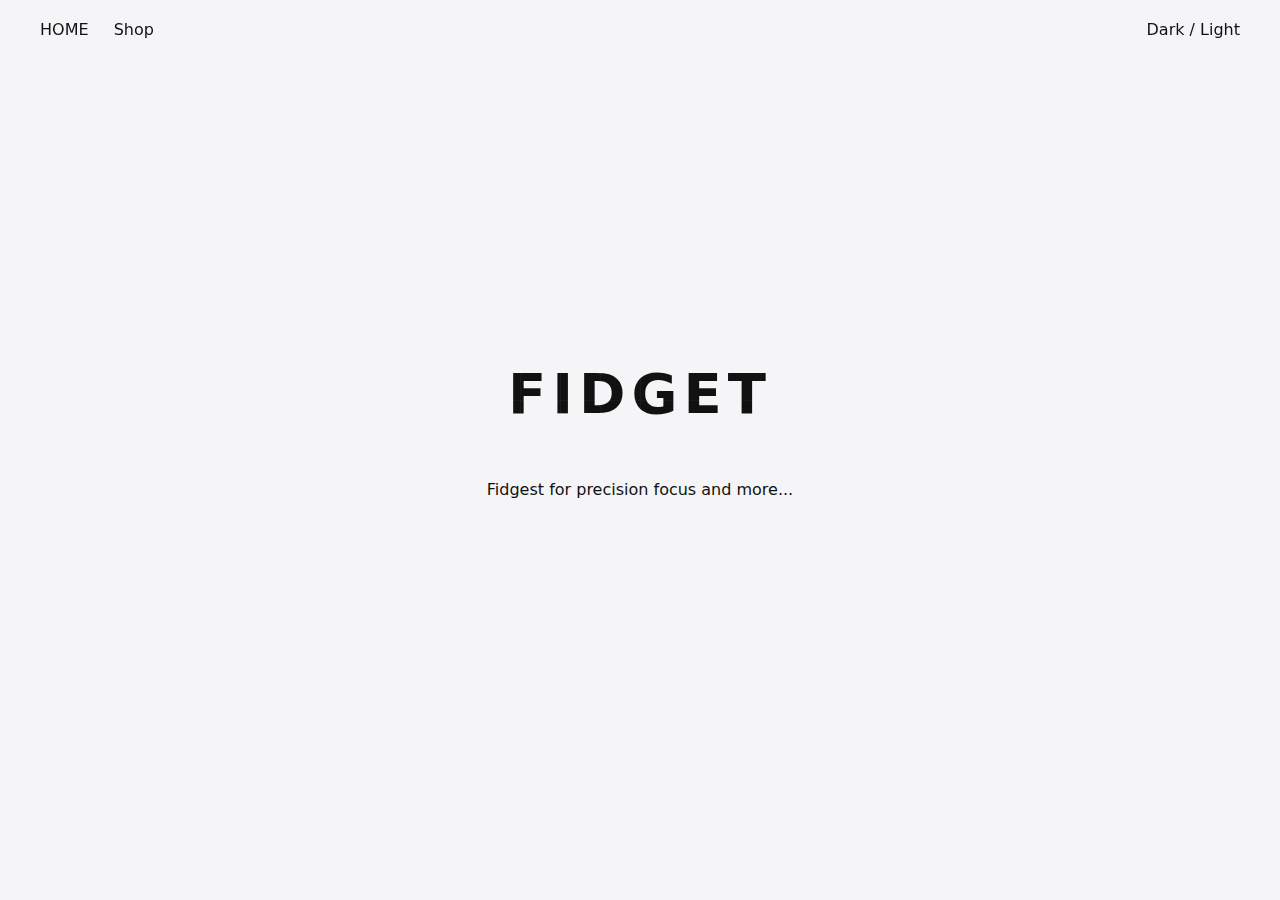
<file: index.html>
<!DOCTYPE html>
<html>
<head>
  <title>FIDGET</title>
  <link rel="stylesheet" href="css/style.css">
  <script defer src="js/main.js"></script>
</head>
<body>

<div class="hud"></div>

<nav>
  <div>
    <a href="index.html">HOME</a>
    <a href="shop.html">Shop</a>
  </div>
  <div class="toggle" onclick="toggleTheme()">Dark / Light</div>
</nav>

<section class="hero">
  <h1>FIDGET</h1>
  <p>Fidgest for precision focus and more...</p>
</section>

</body>
</html>
</file>
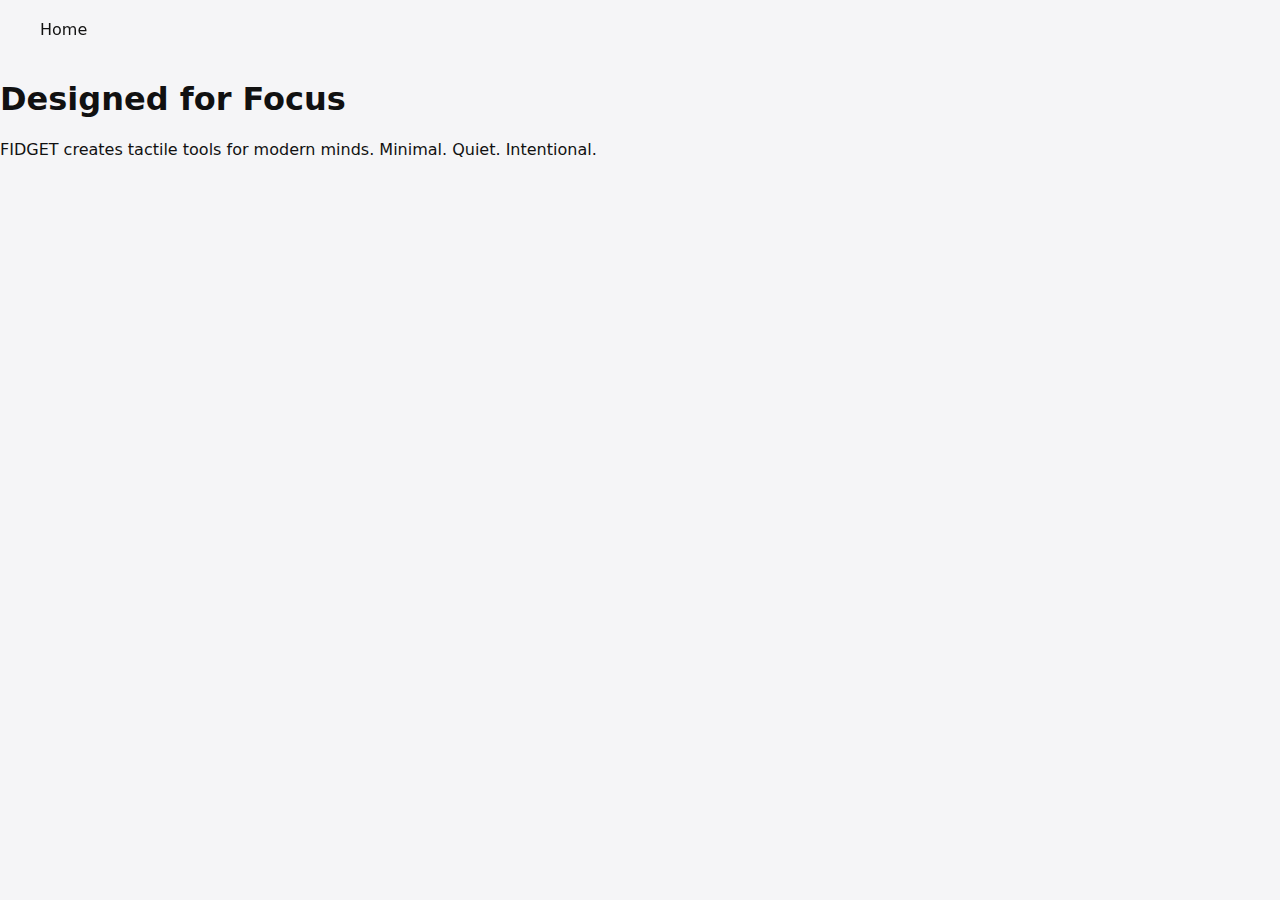
<file: about.html>
<!DOCTYPE html>
<html>
<head>
  <title>About FIDGET</title>
  <link rel="stylesheet" href="css/style.css">
</head>
<body>

<nav>
  <a href="index.html">Home</a>
</nav>

<section class="text-page">
  <h1>Designed for Focus</h1>
  <p>
    FIDGET creates tactile tools for modern minds.
    Minimal. Quiet. Intentional.
  </p>
</section>

</body>
</html>
</file>
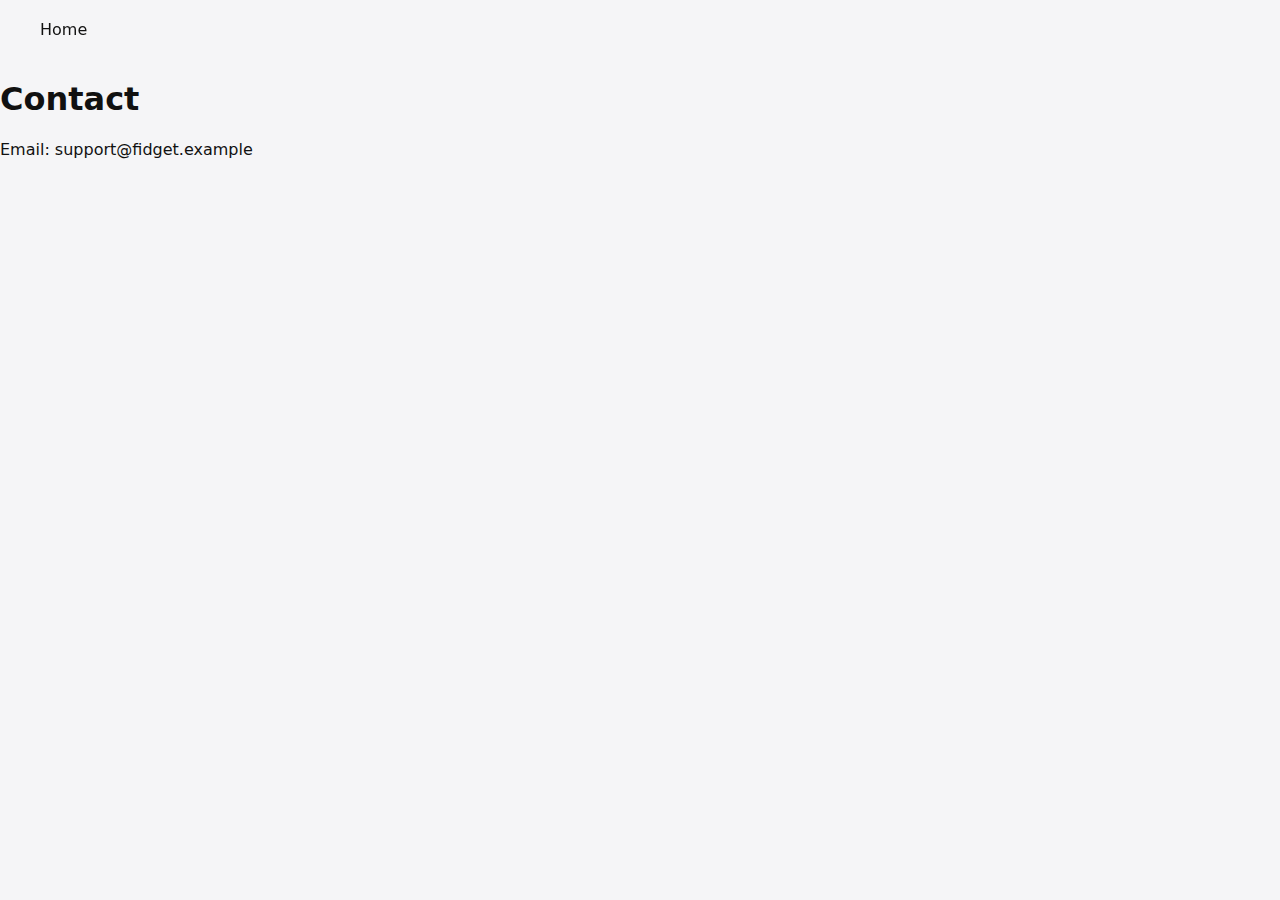
<file: contact.html>
<!DOCTYPE html>
<html>
<head>
  <title>Contact</title>
  <link rel="stylesheet" href="css/style.css">
</head>
<body>

<nav>
  <a href="index.html">Home</a>
</nav>

<section class="text-page">
  <h1>Contact</h1>
  <p>Email: support@fidget.example</p>
</section>

</body>
</html>
</file>
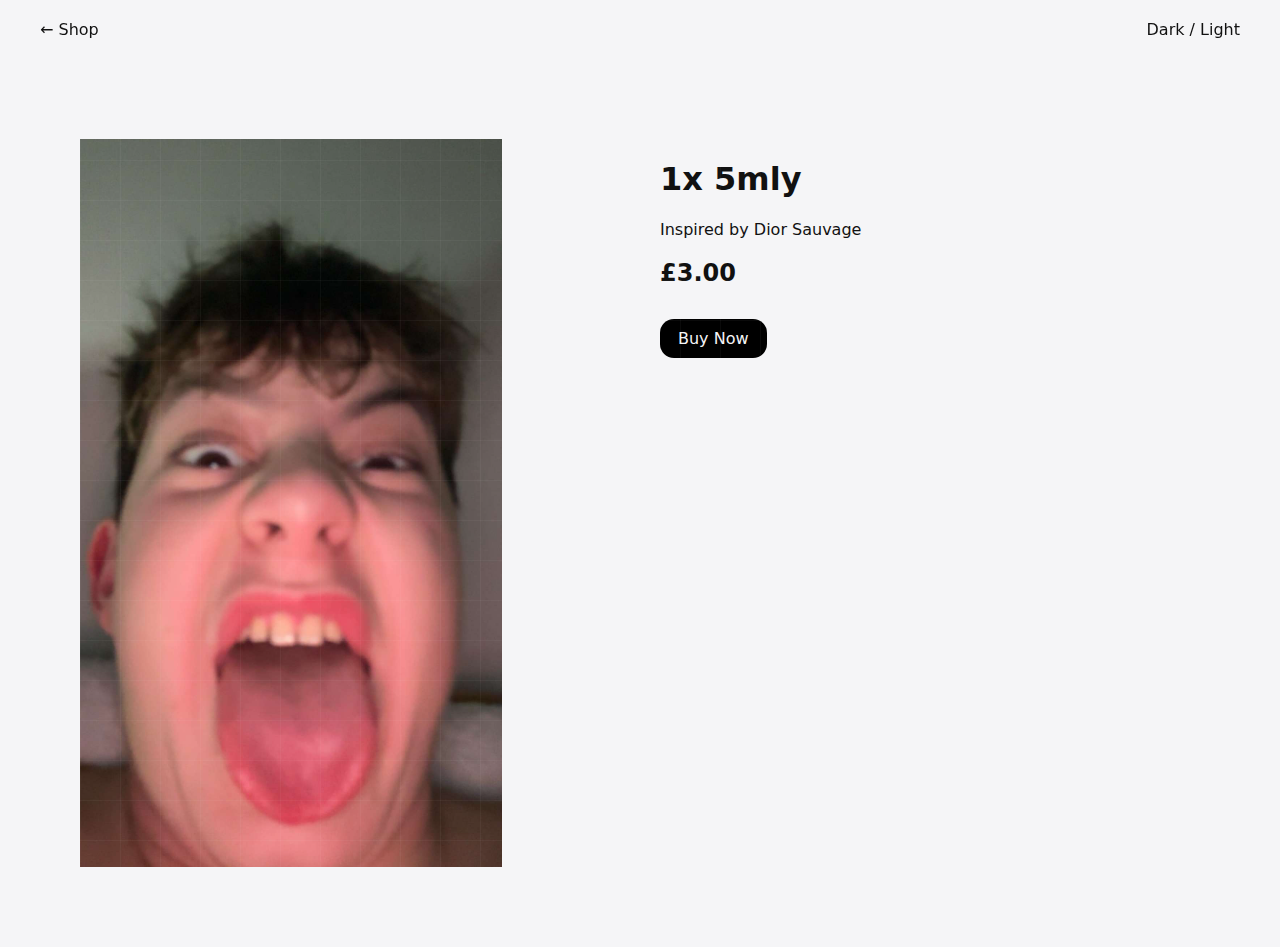
<file: product1.html>
<!DOCTYPE html>
<html>
<head>
  <title>Fragrance 1x 5ml</title>
  <link rel="stylesheet" href="css/style.css">
  <script defer src="js/main.js"></script>
</head>
<body>

<div class="hud"></div>

<nav>
  <a href="shop.html">← Shop</a>
  <div class="toggle" onclick="toggleTheme()">Dark / Light</div>
</nav>

<section class="product-page">
  <img src="assets/images/image1.png">
  <div>
    <h1>1x 5mly</h1>
    <p>Inspired by Dior Sauvage</p>
    <h2>£3.00</h2>
    <a class="buy" href="#">Buy Now</a>
  </div>
</section>

</body>
</html>
</file>
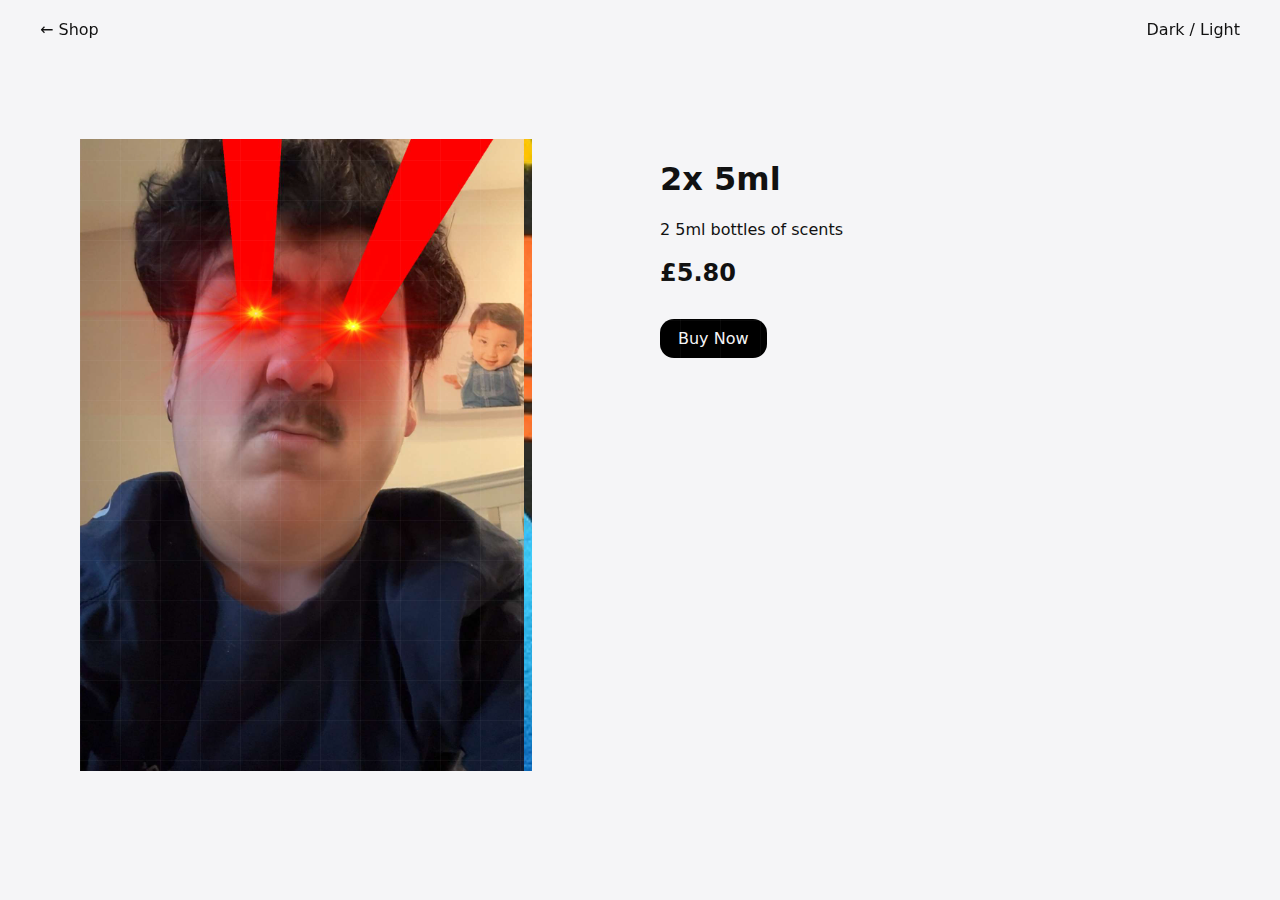
<file: product2.html>
<!DOCTYPE html>
<html>
<head>
  <title>Fragrance 2x 5ml</title>
  <link rel="stylesheet" href="css/style.css">
  <script defer src="js/main.js"></script>
</head>
<body>

<div class="hud"></div>

<nav>
  <a href="shop.html">← Shop</a>
  <div class="toggle" onclick="toggleTheme()">Dark / Light</div>
</nav>

<section class="product-page">
  <img src="assets/images/image2.png">
  <div>
    <h1>2x 5ml</h1>
    <p>2 5ml bottles of scents</p>
    <h2>£5.80</h2>
    <a class="buy" href="#">Buy Now</a>
  </div>
</section>

</body>
</html>
</file>
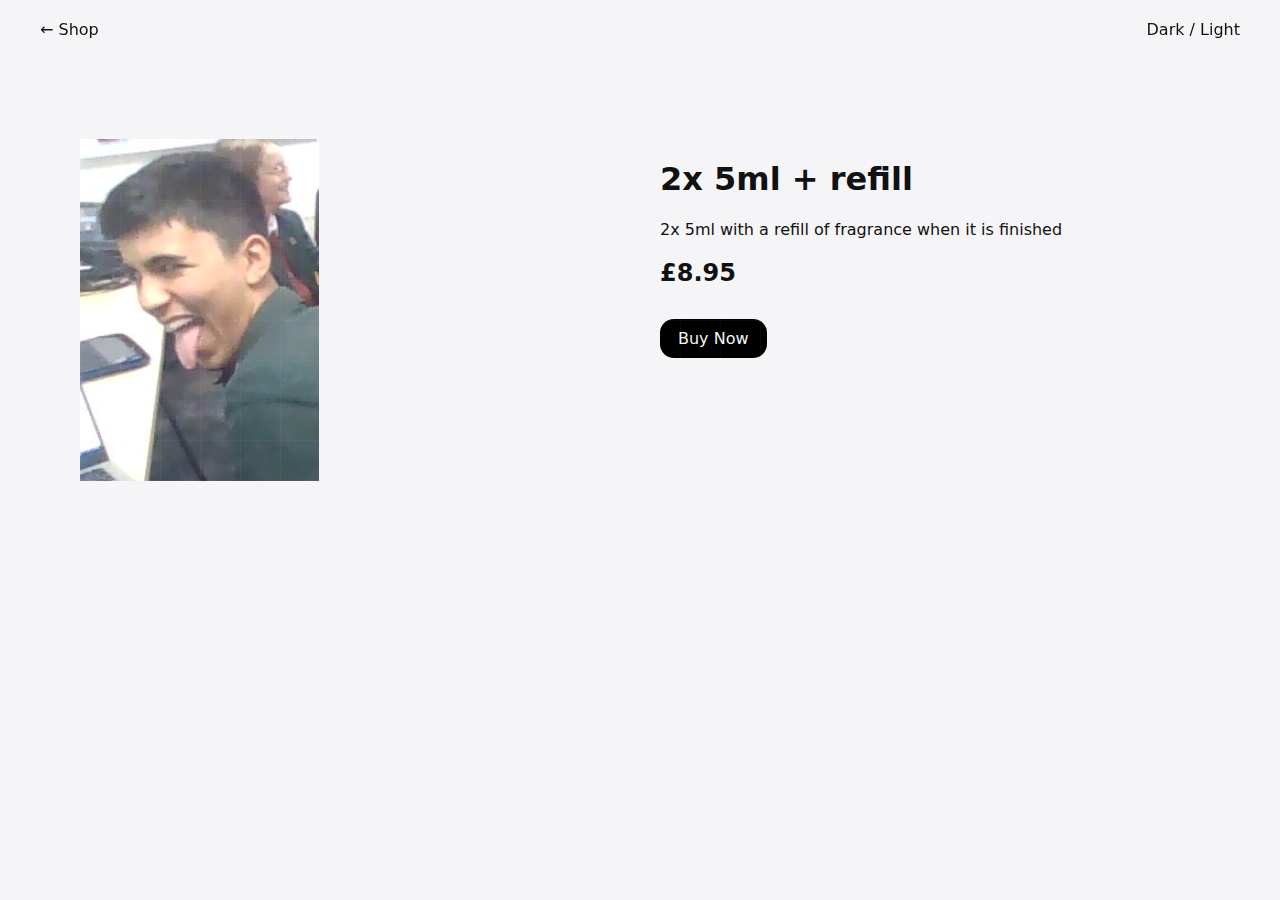
<file: product3.html>
<!DOCTYPE html>
<html>
<head>
  <title>Fragrance 2x 5ml + refill</title>
  <link rel="stylesheet" href="css/style.css">
  <script defer src="js/main.js"></script>
</head>
<body>

<div class="hud"></div>

<nav>
  <a href="shop.html">← Shop</a>
  <div class="toggle" onclick="toggleTheme()">Dark / Light</div>
</nav>

<section class="product-page">
  <img src="assets/images/image3.png">
  <div>
    <h1>2x 5ml + refill</h1>
    <p>2x 5ml with a refill of fragrance when it is finished </p>
    <h2>£8.95</h2>
    <a class="buy" href="#">Buy Now</a>
  </div>
</section>

</body>
</html>
</file>
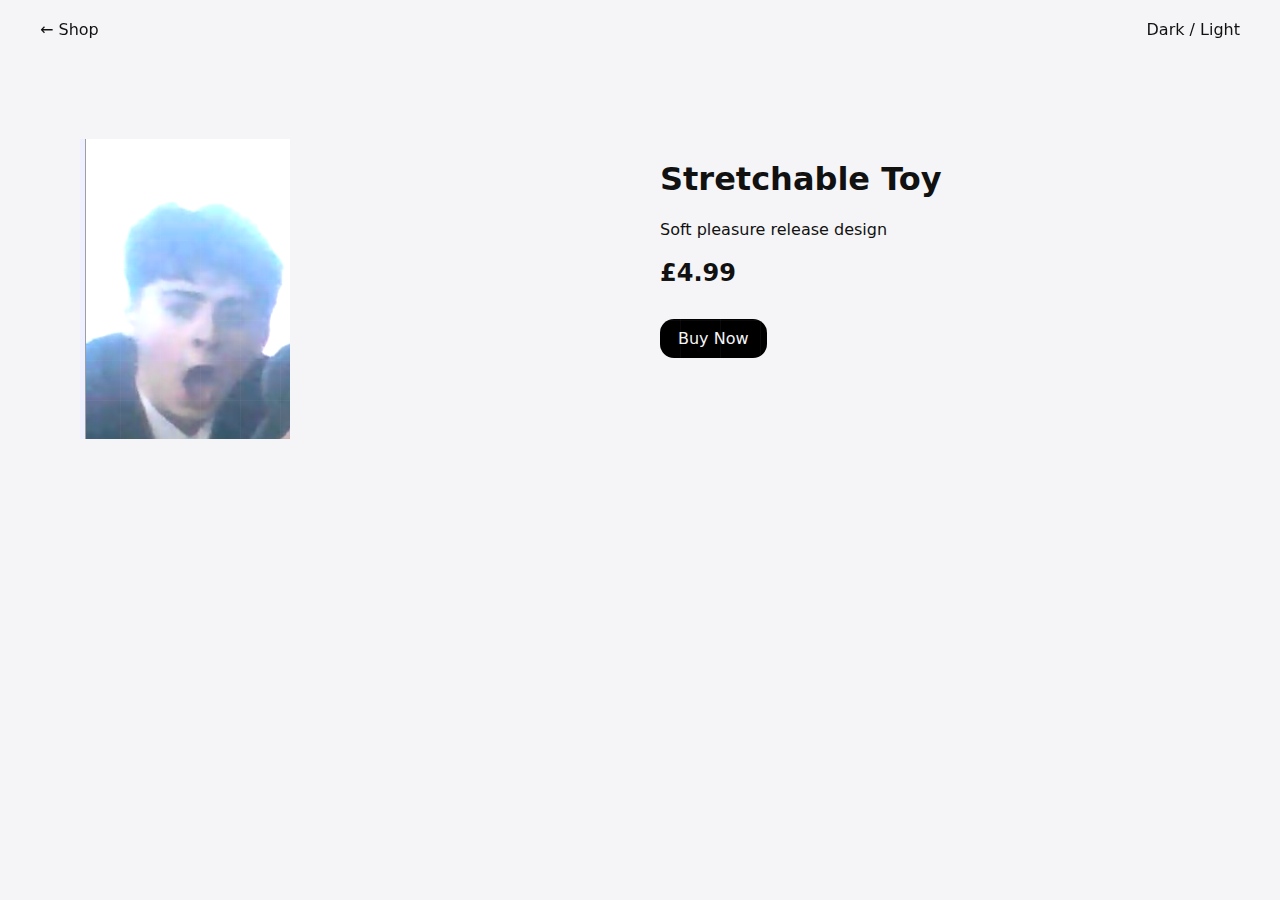
<file: product4.html>
<!DOCTYPE html>
<html>
<head>
  <title>Stretchable Toy</title>
  <link rel="stylesheet" href="css/style.css">
  <script defer src="js/main.js"></script>
</head>
<body>

<div class="hud"></div>

<nav>
  <a href="shop.html">← Shop</a>
  <div class="toggle" onclick="toggleTheme()">Dark / Light</div>
</nav>

<section class="product-page">
  <img src="assets/images/image4.png">
  <div>
    <h1>Stretchable Toy</h1>
    <p>Soft pleasure release design</p>
    <h2>£4.99</h2>
    <a class="buy" href="#">Buy Now</a>
  </div>
</section>

</body>
</html>
</file>
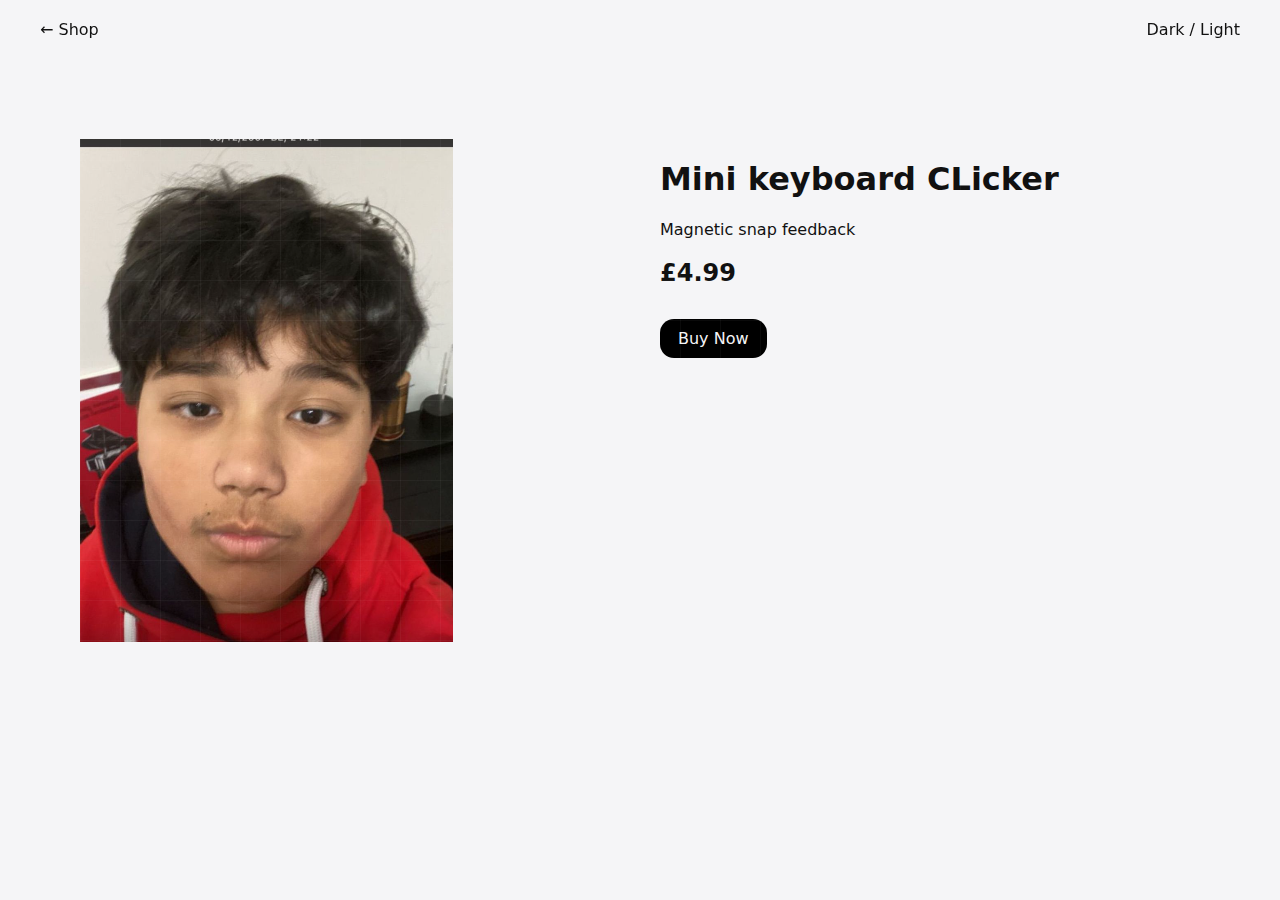
<file: product5.html>
<!DOCTYPE html>
<html>
<head>
  <title>Mini keyboard CLicker</title>
  <link rel="stylesheet" href="css/style.css">
  <script defer src="js/main.js"></script>
</head>
<body>

<div class="hud"></div>

<nav>
  <a href="shop.html">← Shop</a>
  <div class="toggle" onclick="toggleTheme()">Dark / Light</div>
</nav>

<section class="product-page">
  <img src="assets/images/image5.png">
  <div>
    <h1>Mini keyboard CLicker</h1>
    <p>Magnetic snap feedback</p>
    <h2>£4.99</h2>
    <a class="buy" href="#">Buy Now</a>
  </div>
</section>

</body>
</html>
</file>
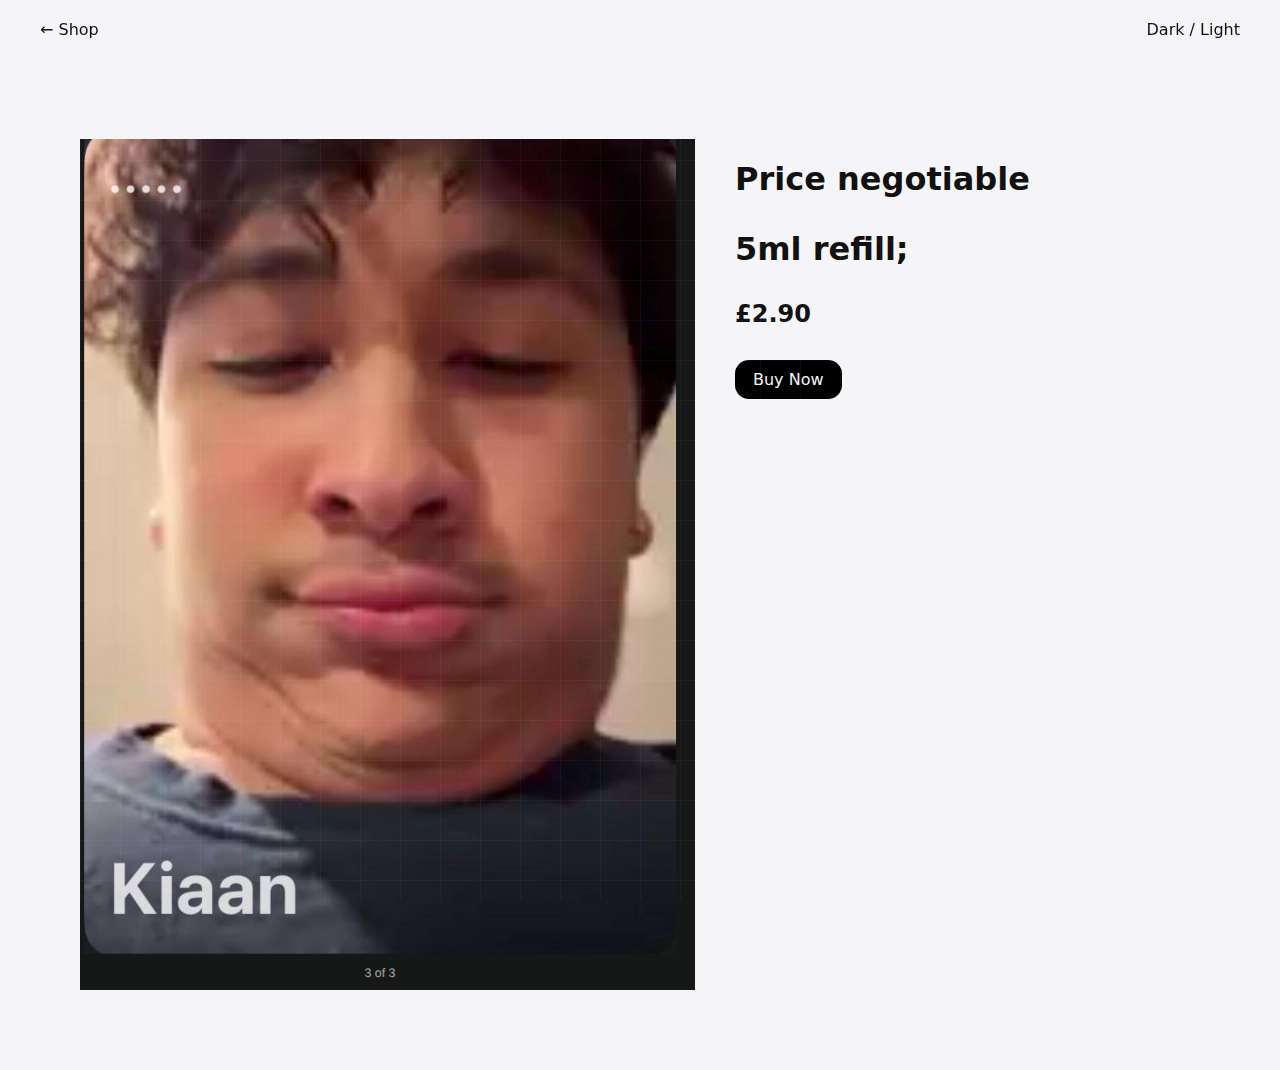
<file: product6.html>
<!DOCTYPE html>
<html>
<head>
  <title>Refill 1x 5ml </title>
  <link rel="stylesheet" href="css/style.css">
  <script defer src="js/main.js"></script>
</head>
<body>

<div class="hud"></div>

<nav>
  <a href="shop.html">← Shop</a>
  <div class="toggle" onclick="toggleTheme()">Dark / Light</div>
</nav>

<section class="product-page">
  <img src="assets/images/image6.png">
  <div>
    <h1>Price negotiable<h1>
    <p>5ml refill;</p>
    <h2>£2.90</h2>
    <a class="buy" href="#">Buy Now</a>
  </div>
</section>

</body>
</html>
</file>
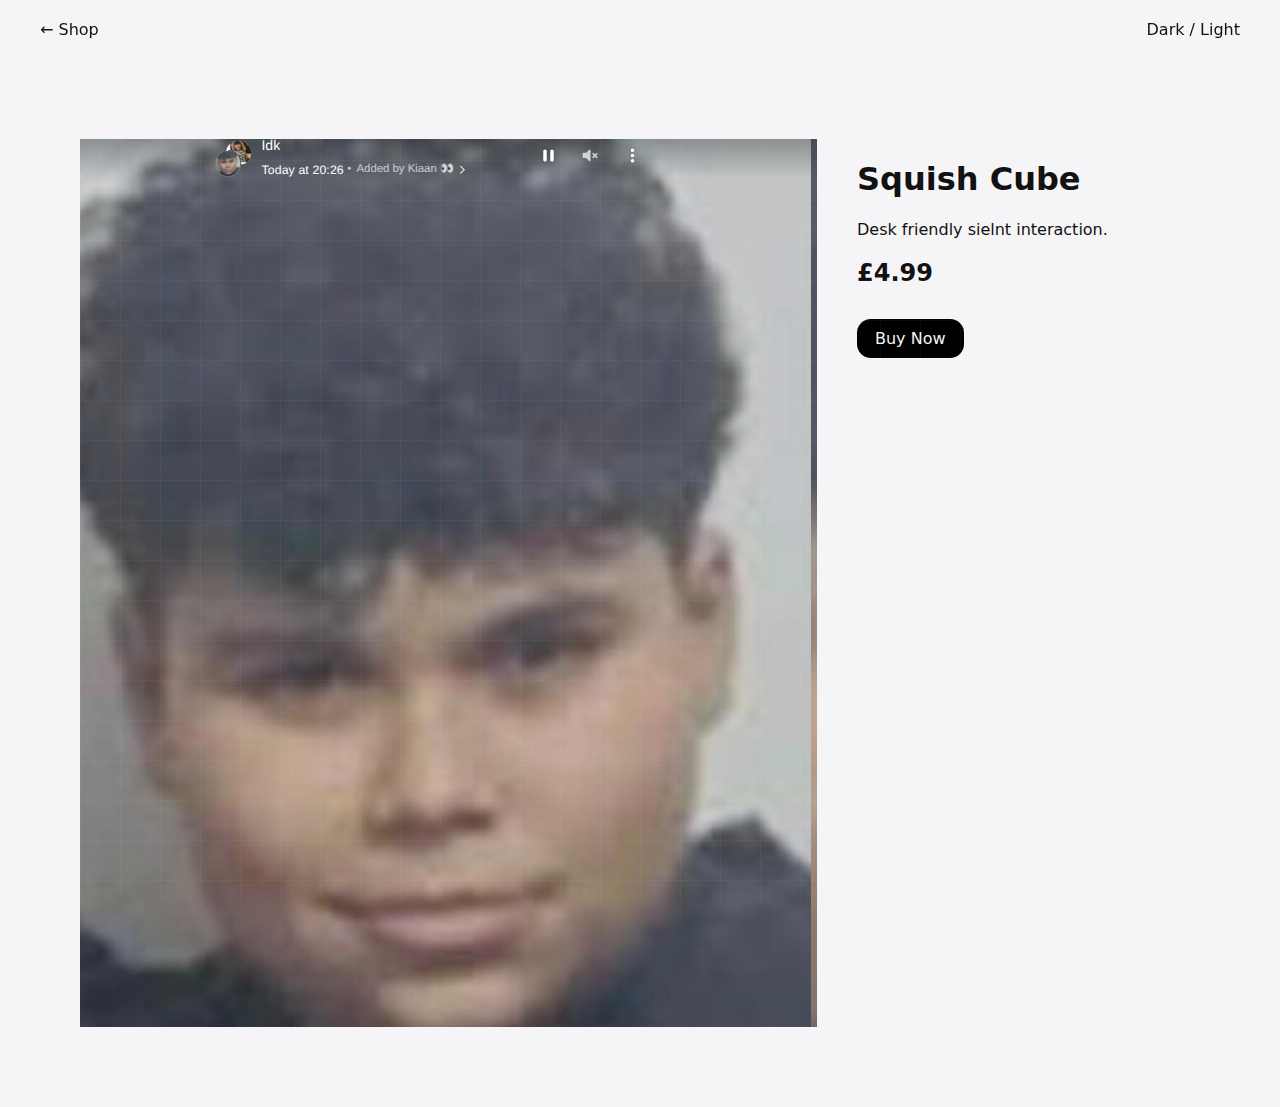
<file: product7.html>
<!DOCTYPE html>
<html>
<head>
  <title>Squish Cube</title>
  <link rel="stylesheet" href="css/style.css">
  <script defer src="js/main.js"></script>
</head>
<body>

<div class="hud"></div>

<nav>
  <a href="shop.html">← Shop</a>
  <div class="toggle" onclick="toggleTheme()">Dark / Light</div>
</nav>

<section class="product-page">
  <img src="assets/images/image7.png">
  <div>
    <h1>Squish Cube</h1>
    <p>Desk friendly sielnt interaction.</p>
    <h2>£4.99</h2>
    <a class="buy" href="#">Buy Now</a>
  </div>
</section>

</body>
</html>
</file>
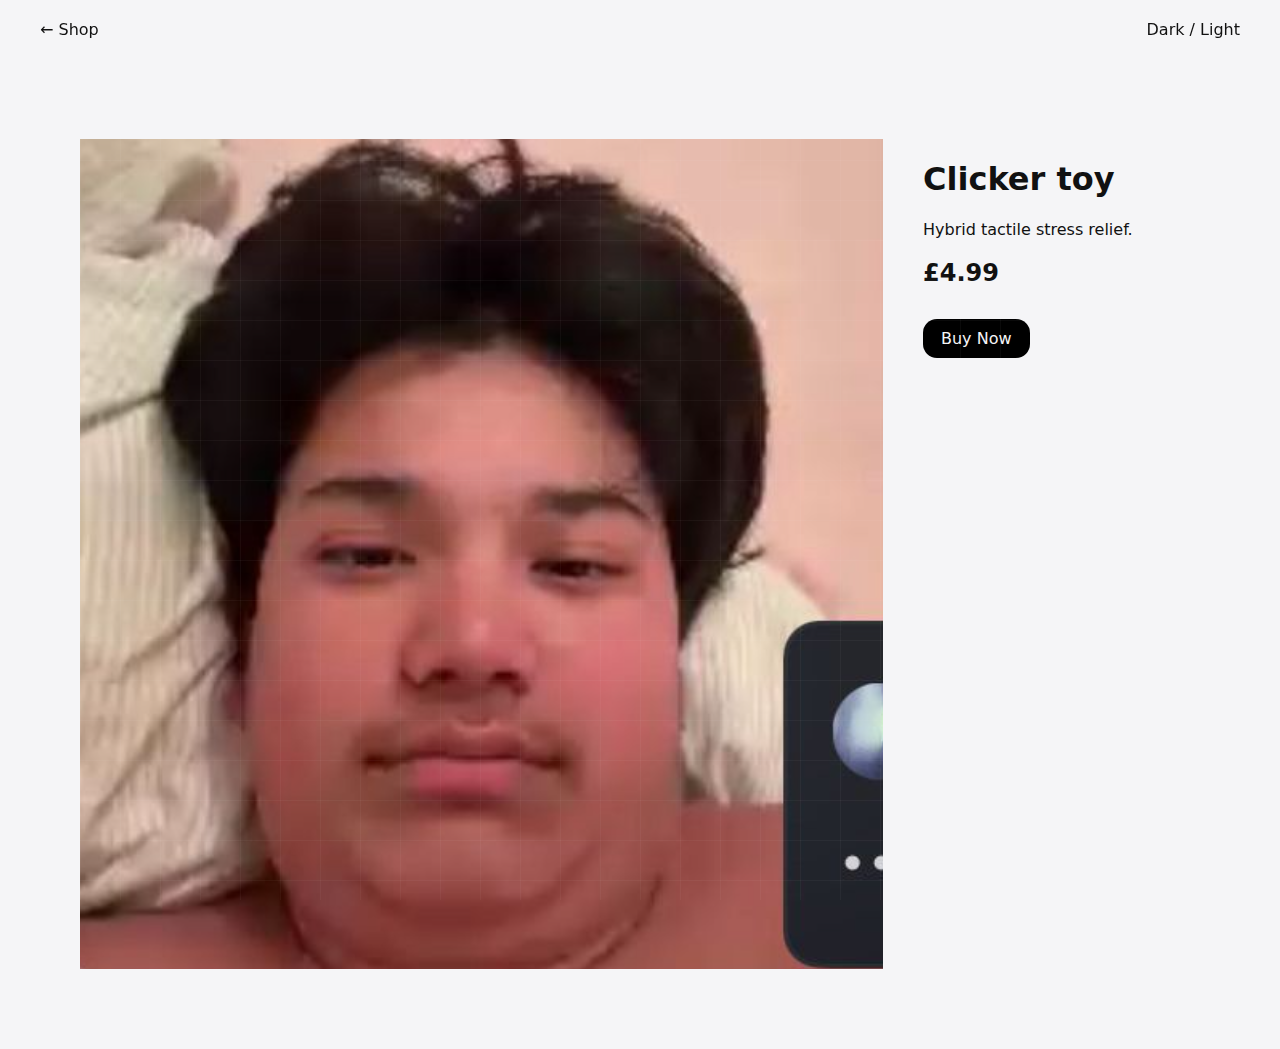
<file: product8.html>
<!DOCTYPE html>
<html>
<head>
  <title>Clicker Toy</title>
  <link rel="stylesheet" href="css/style.css">
  <script defer src="js/main.js"></script>
</head>
<body>

<div class="hud"></div>

<nav>
  <a href="shop.html">← Shop</a>
  <div class="toggle" onclick="toggleTheme()">Dark / Light</div>
</nav>

<section class="product-page">
  <img src="assets/images/image8.png">
  <div>
    <h1>Clicker toy</h1>
    <p>Hybrid tactile stress relief.</p>
    <h2>£4.99</h2>
    <a class="buy" href="#">Buy Now</a>
  </div>
</section>

</body>
</html>
</file>
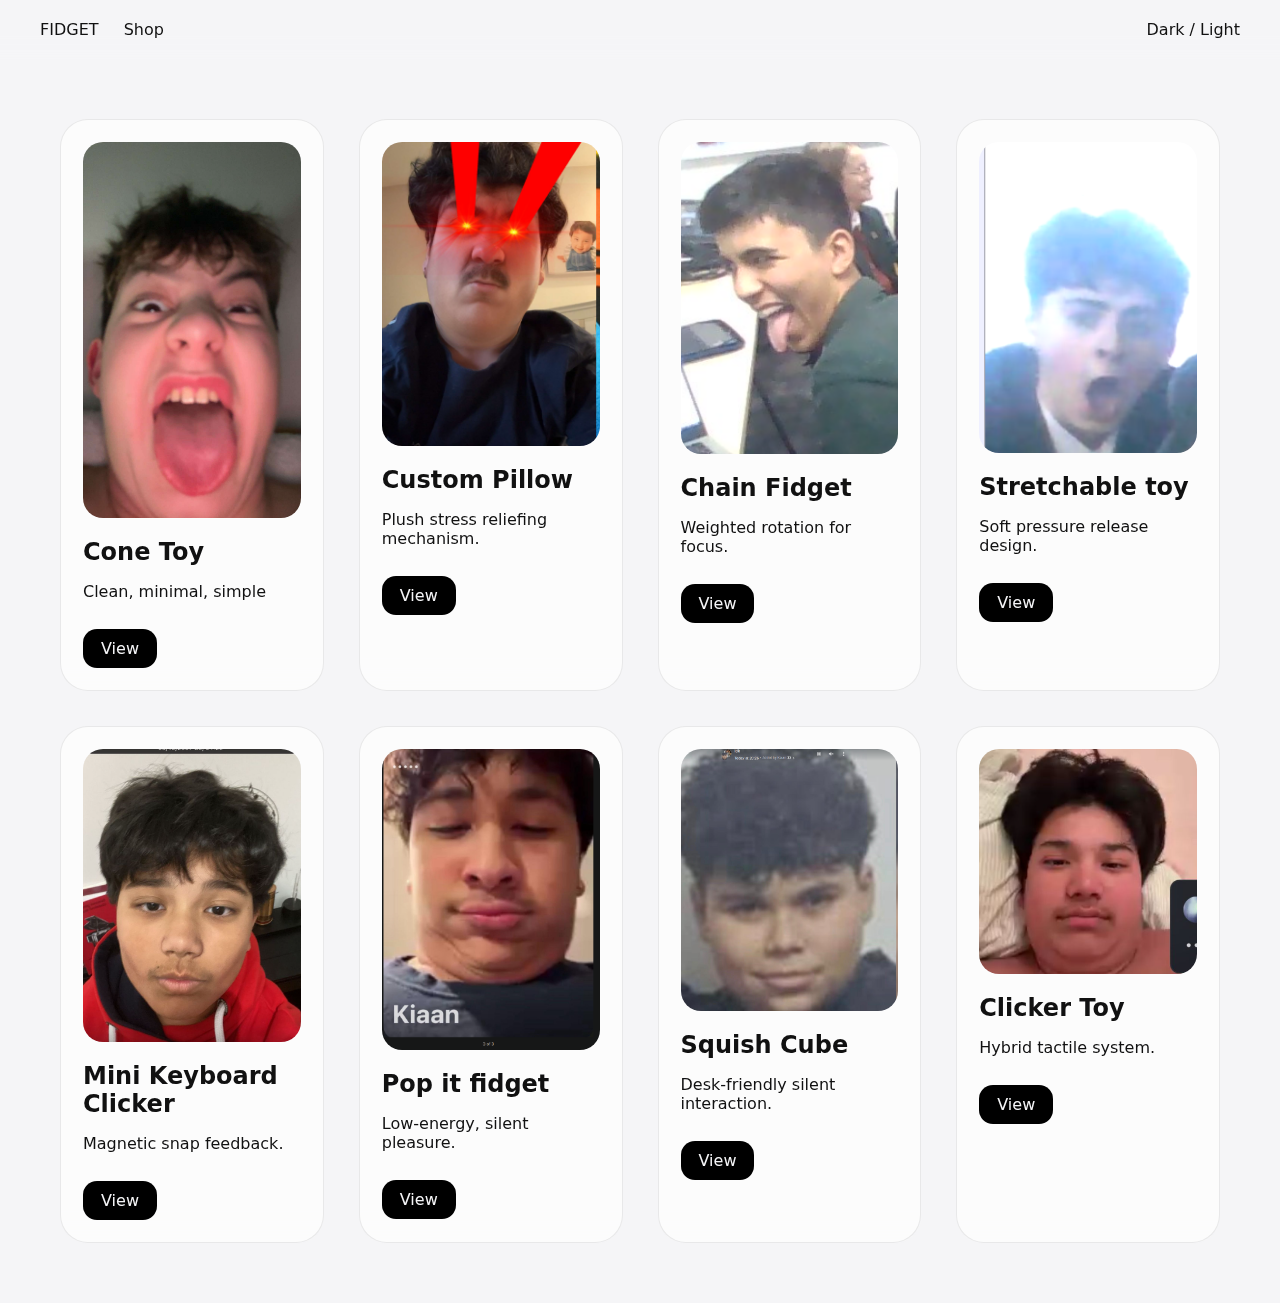
<file: shop.html>
<!DOCTYPE html>
<html>
<head>
  <title>FIDGET | Shop</title>
  <link rel="stylesheet" href="css/style.css">
  <script defer src="js/main.js"></script>
</head>
<body>

<div class="hud"></div>

<nav>
  <div>
    <a href="index.html">FIDGET</a>
    <a href="shop.html">Shop</a>
  </div>
  <div class="toggle" onclick="toggleTheme()">Dark / Light</div>
</nav>

<section class="products">

  <div class="card">
    <img src="assets/images/image1.png">
    <h2>Cone Toy</h2>
    <p>Clean, minimal, simple</p>
    <a class="buy" href="product1.html">View</a>
  </div>

  <div class="card">
    <img src="assets/images/image2.png">
    <h2>Custom Pillow</h2>
    <p>Plush stress reliefing mechanism.</p>
    <a class="buy" href="product2.html">View</a>
  </div>

  <div class="card">
    <img src="assets/images/image3.png">
    <h2>Chain Fidget</h2>
    <p>Weighted rotation for focus.</p>
    <a class="buy" href="product3.html">View</a>
  </div>

  <div class="card">
    <img src="assets/images/image4.png">
    <h2>Stretchable toy</h2>
    <p>Soft pressure release design.</p>
    <a class="buy" href="product4.html">View</a>
  </div>

  <div class="card">
    <img src="assets/images/image5.png">
    <h2>Mini Keyboard Clicker</h2>
    <p>Magnetic snap feedback.</p>
    <a class="buy" href="product5.html">View</a>
  </div>

  <div class="card">
    <img src="assets/images/image6.png">
    <h2>Pop it fidget</h2>
    <p>Low-energy, silent pleasure.</p>
    <a class="buy" href="product6.html">View</a>
  </div>

  <div class="card">
    <img src="assets/images/image7.png">
    <h2>Squish Cube</h2>
    <p>Desk-friendly silent interaction.</p>
    <a class="buy" href="product7.html">View</a>
  </div>

  <div class="card">
    <img src="assets/images/image8.png">
    <h2>Clicker Toy</h2>
    <p>Hybrid tactile system.</p>
    <a class="buy" href="product8.html">View</a>
  </div>

</section>

</body>
</html>
</file>
<file: css/style.css>
:root {
  --bg: #f5f5f7;
  --panel: rgba(255,255,255,0.65);
  --text: #111;
  --muted: #666;
  --border: rgba(0,0,0,0.08);
  --accent: #000;
}

body.dark {
  --bg: #0b0b0d;
  --panel: rgba(20,20,25,0.65);
  --text: #f5f5f7;
  --muted: #aaa;
  --border: rgba(255,255,255,0.12);
  --accent: #fff;
}

* {
  box-sizing: border-box;
  font-family: system-ui, -apple-system, sans-serif;
}

body {
  margin: 0;
  background: var(--bg);
  color: var(--text);
  transition: background 0.5s, color 0.5s;
}

/* HUD GRID */
.hud {
  position: fixed;
  inset: 0;
  background:
    linear-gradient(rgba(255,255,255,0.04) 1px, transparent 1px),
    linear-gradient(90deg, rgba(255,255,255,0.04) 1px, transparent 1px);
  background-size: 40px 40px;
  animation: move 25s linear infinite;
  pointer-events: none;
}

@keyframes move {
  to { background-position: 400px 400px; }
}

/* NAV */
nav {
  display: flex;
  justify-content: space-between;
  padding: 20px 40px;
  position: sticky;
  top: 0;
  backdrop-filter: blur(12px);
}

nav a {
  color: var(--text);
  text-decoration: none;
  margin-right: 20px;
  font-weight: 500;
}

.toggle {
  cursor: pointer;
}

/* HERO */
.hero {
  height: 80vh;
  display: flex;
  flex-direction: column;
  justify-content: center;
  align-items: center;
}

.hero h1 {
  font-size: 3.5rem;
  letter-spacing: 6px;
}

/* PRODUCTS */
.products {
  padding: 60px;
  display: grid;
  grid-template-columns: repeat(auto-fit, minmax(260px, 1fr));
  gap: 35px;
}

.card {
  background: var(--panel);
  border: 1px solid var(--border);
  border-radius: 28px;
  padding: 22px;
  backdrop-filter: blur(14px);
  transition: transform 0.4s ease, box-shadow 0.4s ease;
}

.card:hover {
  transform: translateY(-12px) scale(1.02);
  box-shadow: 0 30px 70px rgba(0,0,0,0.25);
}

.card img {
  width: 100%;
  border-radius: 20px;
}

.card h2 {
  margin: 16px 0 6px;
}

.buy {
  display: inline-block;
  margin-top: 12px;
  padding: 10px 18px;
  border-radius: 14px;
  background: var(--accent);
  color: var(--bg);
  text-decoration: none;
}

/* PRODUCT PAGE */
.product-page {
  display: grid;
  grid-template-columns: 1fr 1fr;
  gap: 40px;
  padding: 80px;
}
</file>
